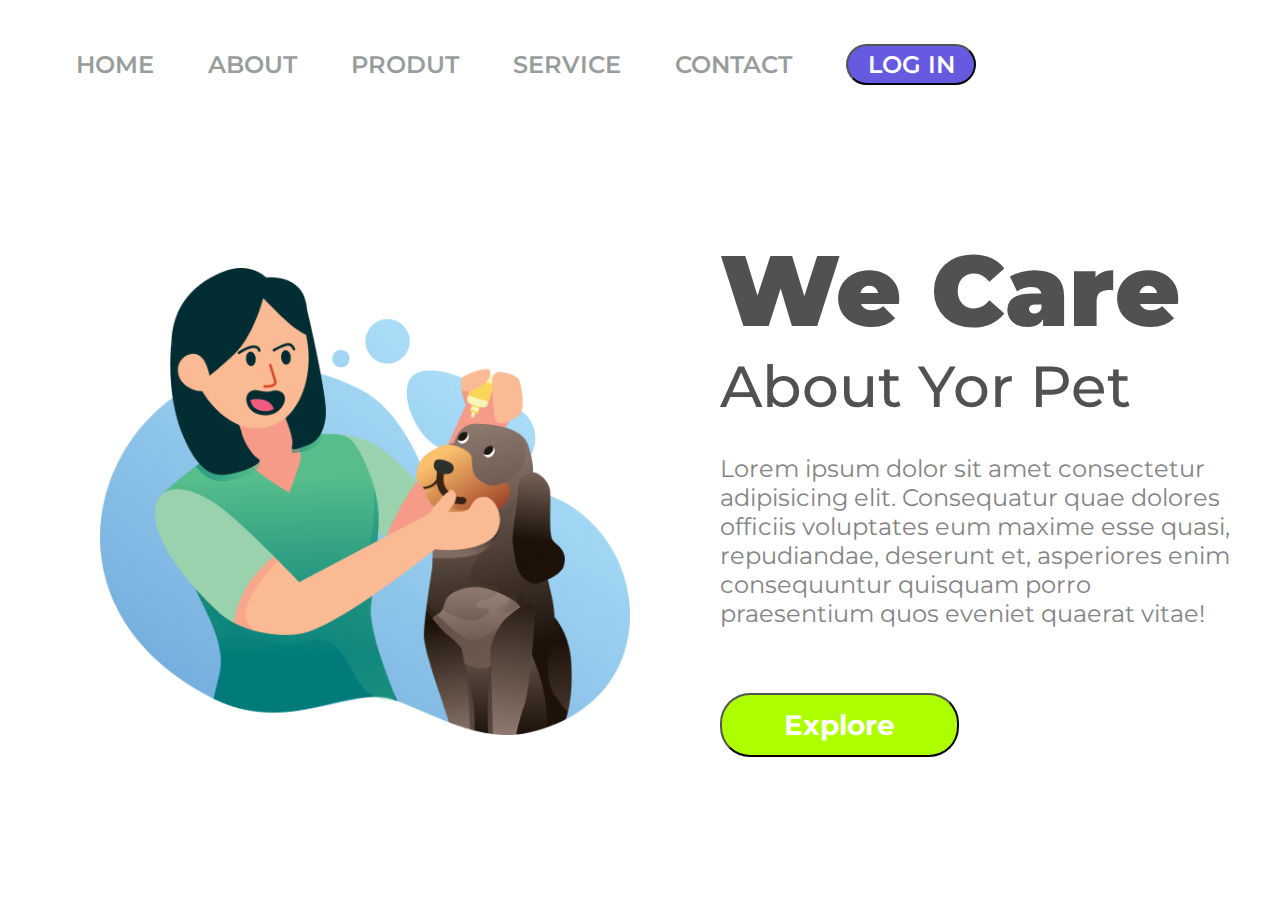
<file: CSS/index.html>
<!DOCTYPE html>
<html lang="pt-br">

<head>
    <meta charset="UTF-8">
    <meta name="viewport" content="width=device-width, initial-scale=1.0">
    <title>We Care</title>
    <link rel="stylesheet" href="./style.css">
    <link rel="preconnect" href="https://fonts.googleapis.com">
    <link rel="preconnect" href="https://fonts.gstatic.com" crossorigin>
    <link href="https://fonts.googleapis.com/css2?family=Montserrat:ital,wght@0,100..900;1,100..900&display=swap"
        rel="stylesheet">
</head>

<body>
    <header>
        <a class="link-header">HOME</a>
        <a class="link-header">ABOUT</a>
        <a class="link-header">PRODUT</a>
        <a class="link-header">SERVICE</a>
        <a class="link-header">CONTACT</a>
        <button class="button-header">LOG IN</button>
    </header>

    <main>
        <img src="./img1.png" alt="We-care-logo" class="img1">
        <section>
            <h1>We Care</h1>
            <h2>About Yor Pet</h2>
            <p>Lorem ipsum dolor sit amet consectetur adipisicing elit. Consequatur quae dolores officiis voluptates eum
                maxime
                esse quasi, repudiandae, deserunt et, asperiores enim consequuntur quisquam porro praesentium quos
                eveniet
                quaerat vitae!</p>
            <button class="button-main">Explore</button>
        </section>
    </main>
</body>

</html>
</file>
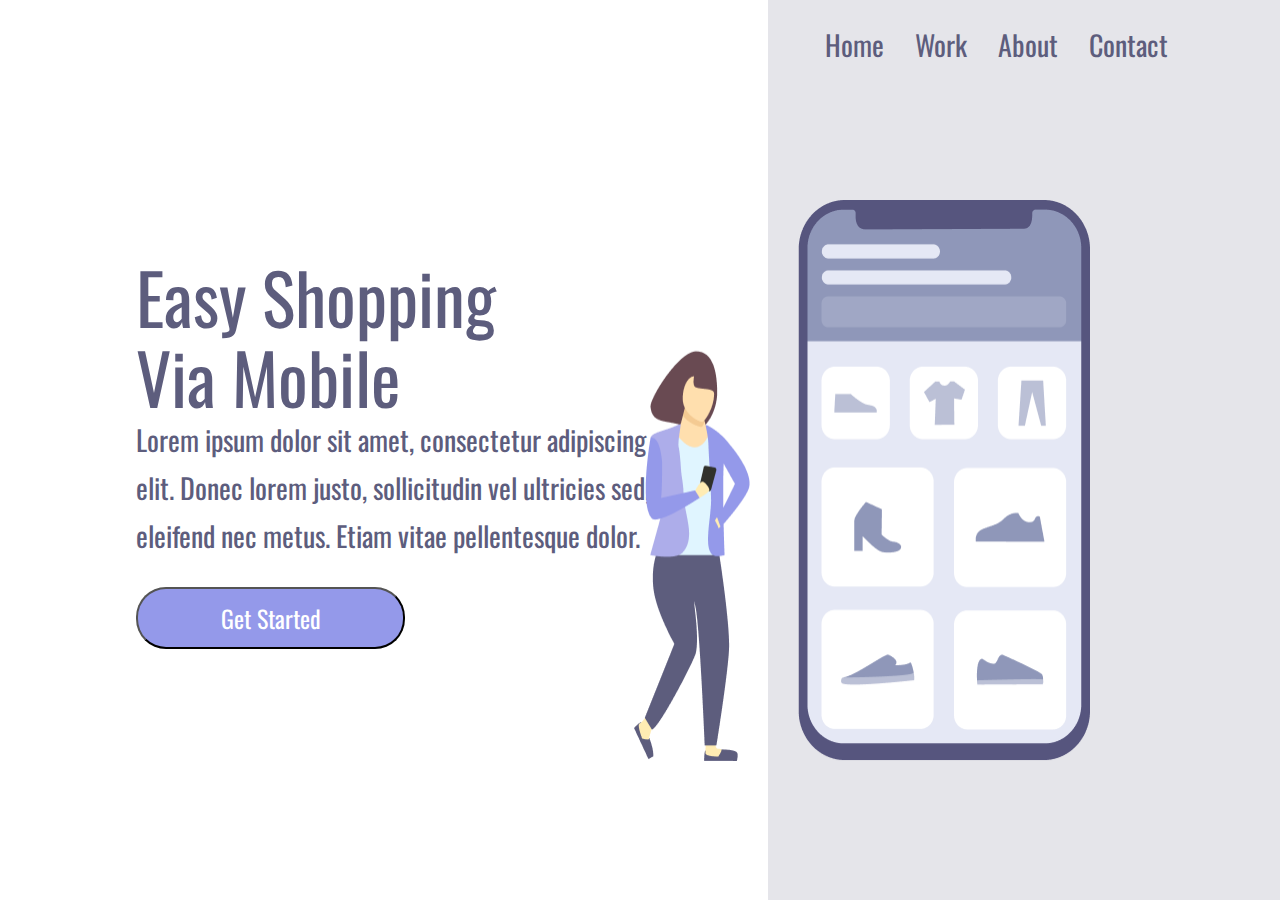
<file: CSS/projeto/projeto1.html>
<!DOCTYPE html>
<html lang="pt-br">

<head>
    <meta charset="UTF-8">
    <meta name="viewport" content="width=device-width, initial-scale=1.0">
    <link rel="stylesheet" href="projeto1.css">
    <link rel="preconnect" href="https://fonts.googleapis.com">
    <link rel="preconnect" href="https://fonts.gstatic.com" crossorigin>
    <link
        href="https://fonts.googleapis.com/css2?family=Montserrat:ital,wght@0,100..900;1,100..900&family=Oswald:wght@200..700&family=Poppins:ital,wght@0,100;0,200;0,300;0,400;0,500;0,600;0,700;0,800;0,900;1,100;1,200;1,300;1,400;1,500;1,600;1,700;1,800;1,900&display=swap"
        rel="stylesheet">
    <title>CSS Projeto</title>
</head>
<body>
<div class="section">
    <section class="section1">
        <h1>Easy Shopping Via Mobile</h1>
        <p>Lorem ipsum dolor sit amet, consectetur adipiscing
            elit. Donec lorem justo, sollicitudin vel ultricies sed,
            eleifend nec metus. Etiam vitae pellentesque dolor. </p>
        <button>Get Started</button>
    </section>
    <section class="section2">
        <header>
            <a>Home</a>
            <a>Work</a>
            <a>About</a>
            <a>Contact</a>
        </header>
            <img src="./logo1.png" alt="Logo-principal" class="img1">
        
    </section>
</div>
</body>

</html>
</file>
<file: CSS/style.css>
* {
    font-family: 'Montserrat', sans-serif;
    margin: 0;
    padding: 0;
    box-sizing: border-box;
}

.img1 {
    width: 530px;
    right: 500px;
    margin-left: 100px;
    display: inline-block;
}

section {
    display: inline-block;
    margin-left: 86px;

}

h1 {
    font-weight: 900;
    font-size: 100px;
    line-height: 122px;
    color: #515151;
}

h2 {
    font-weight: 500;
    font-size: 58px;
    line-height: 71px;
    color: #515151;
}

p {
    font-weight: 400;
    font-size: 24px;
    line-height: 29px;
    color: #848484;
    width: 515px;
    margin-top: 32px;
    margin-bottom: 65px;
}

header {
    margin: 44px 0 144px 76px;
}

.link-header {
    font-weight: 600;
    font-size: 24px;
    line-height: 29px;
    color: #989d9c;
    cursor: pointer;
    margin-right: 50px;
}

.button-header {
    border-radius: 20.5px;
    background: #665ae1;
    width: 130px;
    height: 41px;
    color: #ffffff;
    font-weight: 600;
    font-size: 24px;
    line-height: 29px;
    cursor: pointer;
}

.button-main {
    background: #adff00;
    border-radius: 30px;
    width: 239px;
    height: 64px;
    color: #ffffff;
    font-weight: 600;
    cursor: pointer;
    font-weight: 700;
    font-size: 28px;
    line-height: 34px;
}
a{
    margin-right: 41px;
}

@media screen and  ( max-width: 850px ){
header {
    display: none;
}
    .img1 {
      
        max-width: 90%;
        margin: 185px 30px 37px 30px;
    }
    p{
        display: none;
    }
    h1{
        font-size: 50px;
        line-height: 60px;
        text-align: center;
    }
    h2{
        font-size: 30px;
        line-height: 36px;
        text-align: center;
    }
    .button-main{
        margin: 15px;
        display: block;
    }
}
</file>
<file: CSS/projeto/projeto1.css>
* {
    font-family: 'Oswald', sans-serif;
    box-sizing: border-box;
    margin: 0;
    padding: 0;
}

.section {
    height: 100vh;
    width: 100vw;
}

.section1 {
    display: inline-block;
    width: 60%;
    padding-left: 136px;
    margin-top: 20%;
}

.section2 {
    display: inline-block;
    background-color: rgba(93, 93, 125, 0.16);
    height: 100vh;
    width: 40%;
    position: absolute;

}

.img1 {
    width: 456px;
    height: 561px;
    position: relative;
    top: 15%;
    right: 134px;
}

h1 {
    font-size: 70px;
    color: #5D5D7D;
    line-height: 80px;
    font-weight: 400;
    width: 368px;
    height: 160px;
}

p {
    font-weight: 400;
    font-size: 28px;
    line-height: 48px;
    color: #5D5D7D;
    width: 540px;
    height: 144px;

}

header {
    width: 376px;
    height: 41.12px;
    color: #5D5D7D;
    font-size: 28px;
    line-height: 41.5px;
    font-weight: 400;
    margin: 24px 0 0 57px;
}

a {
    position: relative;
    margin-right: 25px;
    color: #5D5D7D;
    cursor: pointer;
}

button {
    background: #9499EA;
    width: 269px;
    height: 62px;
    color: #ffffff;
    font-size: 24px;
    font-weight: 400;
    line-height: 35px;
    border-radius: 30px;
    margin-top: 27px;
}

@media screen and (max-width: 900px) {
    .section1 {
        width: 100%;
        height: 50%;
        padding: 0;
        margin: 0;
    }

    .section2 {
        display: block;
        height: auto;
        width: 100%;
        position: static;
        padding: 40px;
    }

    .img1 {
        position: static;
        max-width: 90%;

    }

    header {
        display: none;
    }

    h1 {
        font-size: 36px;
        line-height: 52px;
        width: auto;
        margin: 58px 54px 0 54px;
        text-align: center;

    }

    p {
        margin: 15px 40px;
        width: auto;
        text-align: center;
        font-size: 14px;
        line-height: 24px;
    }
    button {
margin: 0 auto;
display: block;
    }
}
@media screen and (max-width: 400px) {
    .section1 { height: 70%};
}
</file>
